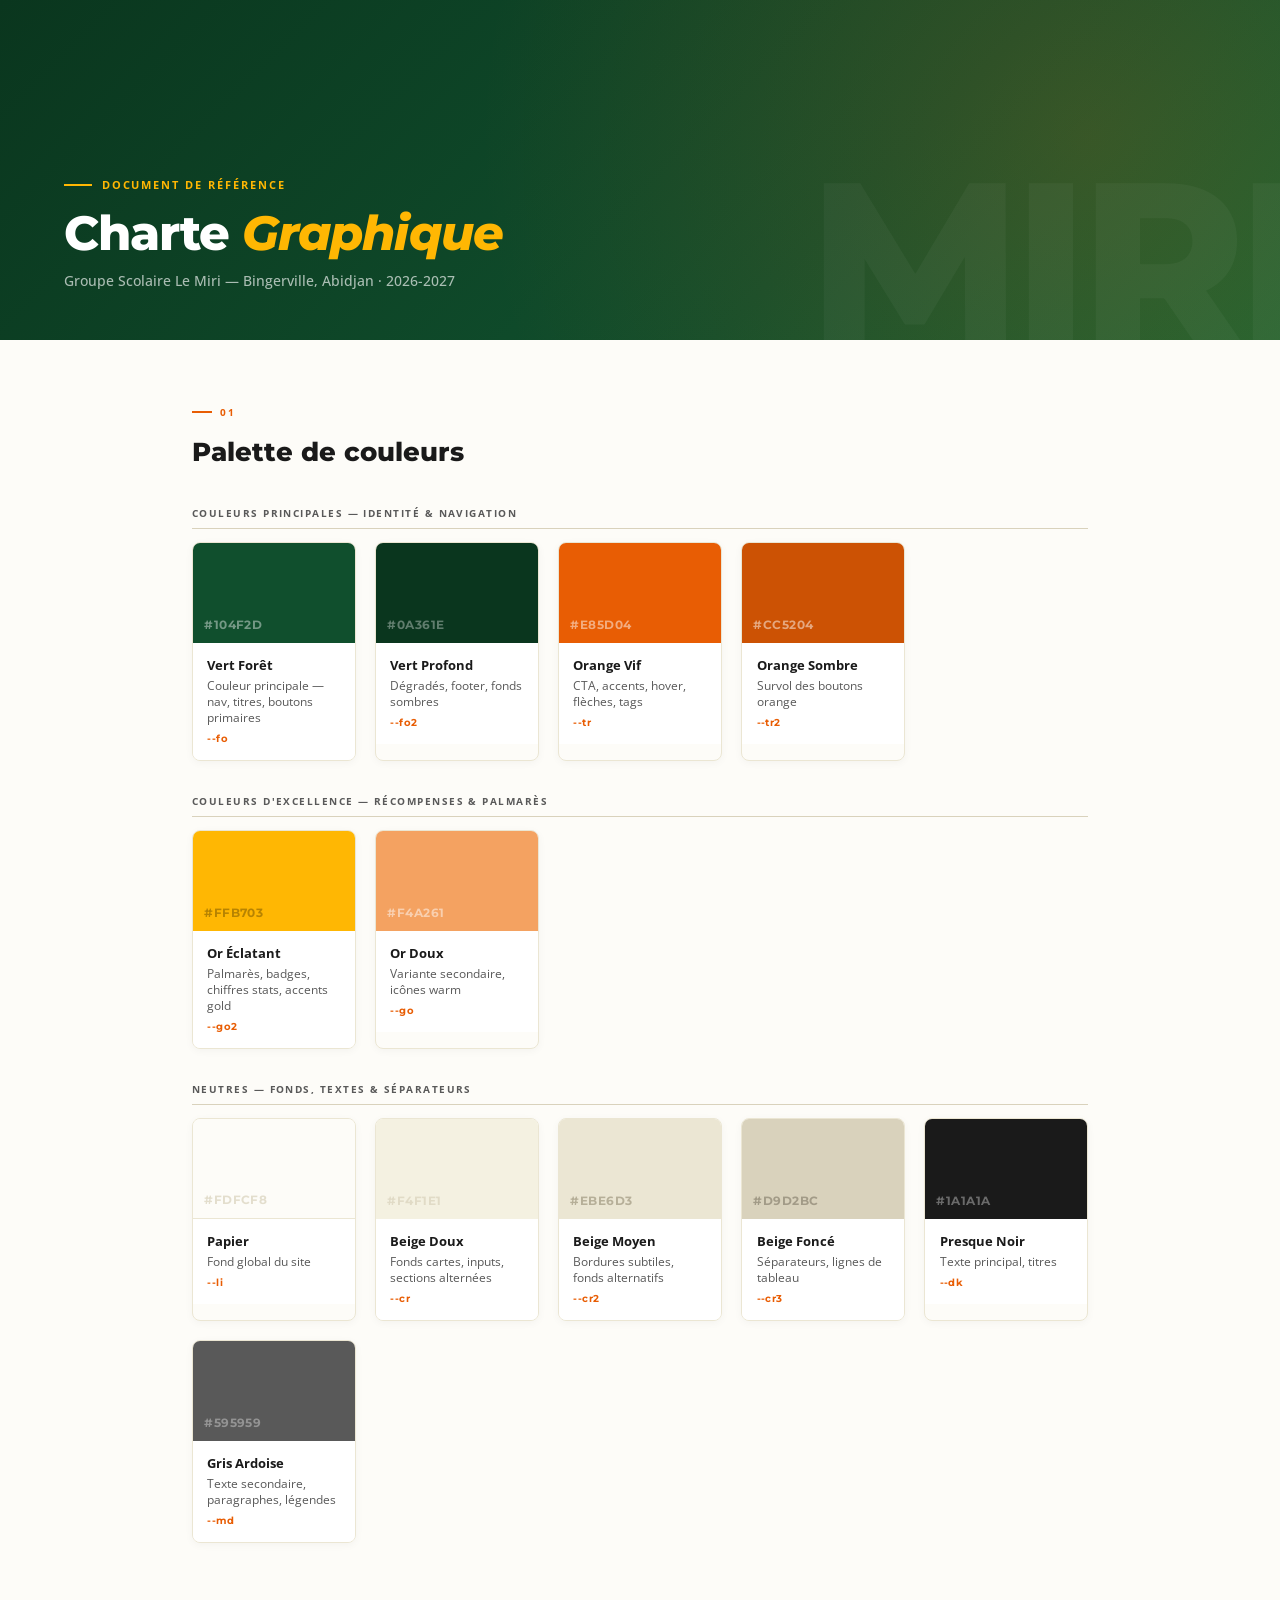
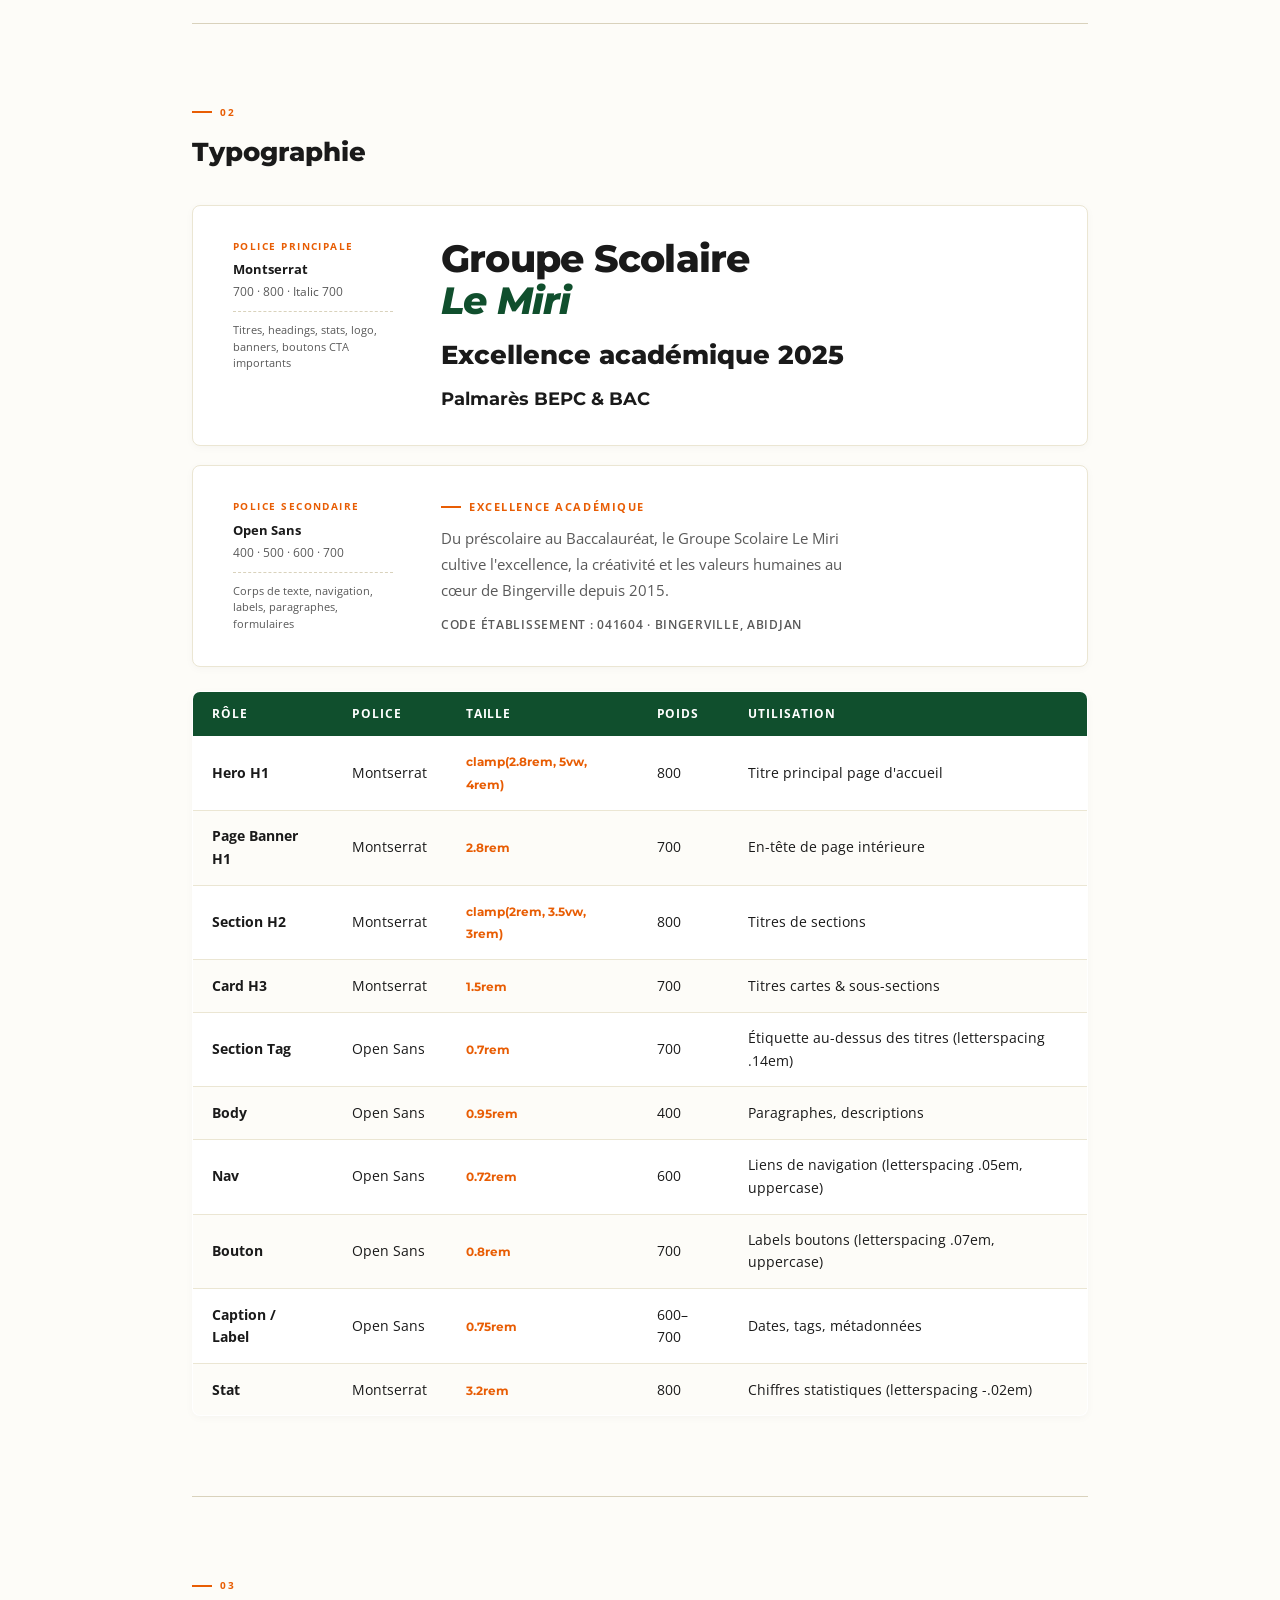
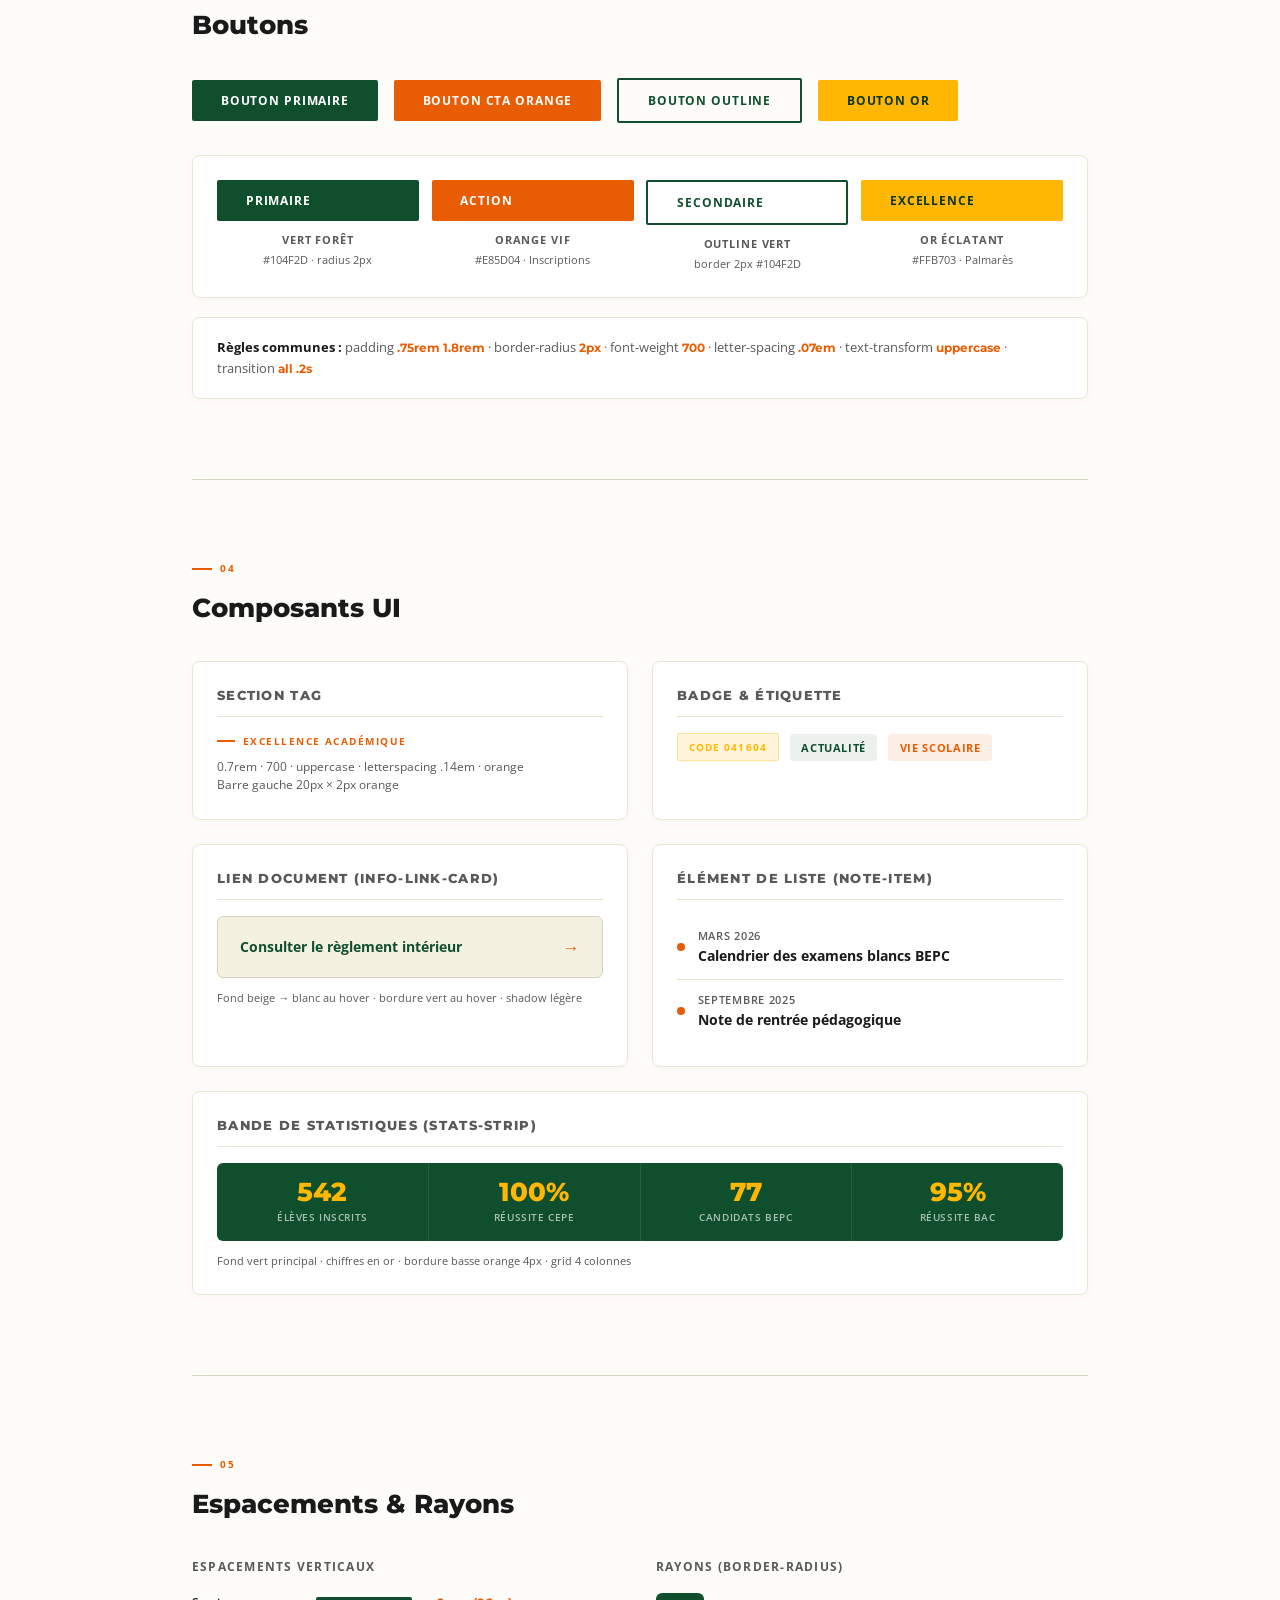
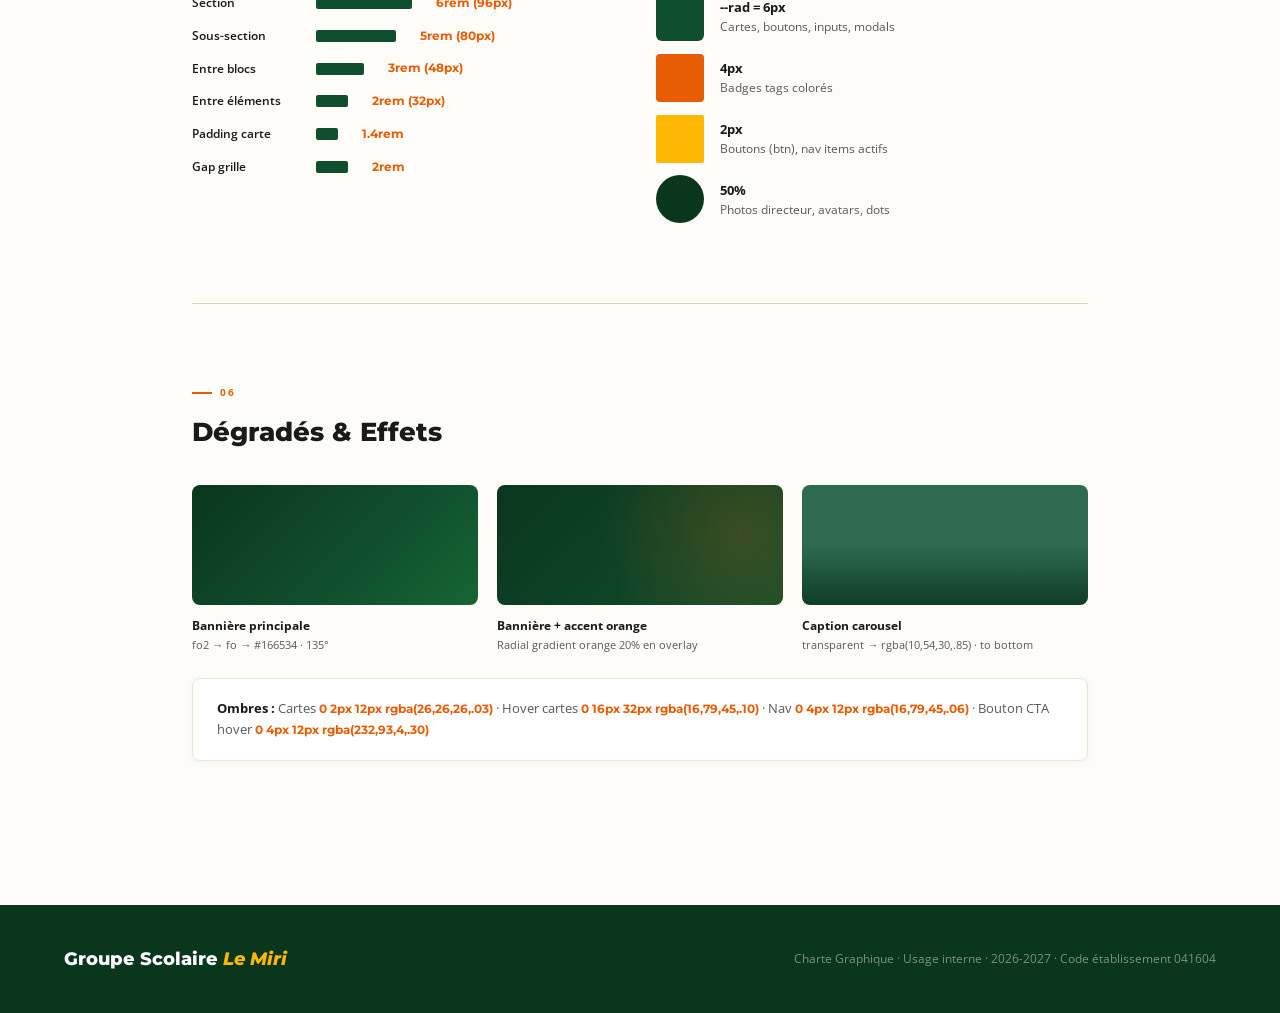
<file: charte.html>
<!DOCTYPE html>
<html lang="fr">
<head>
<script defer src="/analytics.js"></script>
<meta charset="UTF-8">
<meta name="viewport" content="width=device-width, initial-scale=1.0">
<title>Charte Graphique — Groupe Scolaire Le Miri</title>
<link href="https://fonts.googleapis.com/css2?family=Montserrat:ital,wght@0,400;0,600;0,700;0,800;1,700&family=Open+Sans:wght@400;500;600;700&display=swap" rel="stylesheet">
<style>
  *, *::before, *::after { margin: 0; padding: 0; box-sizing: border-box; }

  :root {
    --li:  #FDFCF8;
    --cr:  #F4F1E1;
    --cr2: #EBE6D3;
    --cr3: #D9D2BC;
    --dk:  #1A1A1A;
    --md:  #595959;
    --fo:  #104F2D;
    --fo2: #0A361E;
    --tr:  #E85D04;
    --tr2: #CC5204;
    --go:  #F4A261;
    --go2: #FFB703;
    --wh:  #FFFFFF;
  }

  body {
    background: var(--li);
    color: var(--dk);
    font-family: 'Open Sans', sans-serif;
    line-height: 1.6;
  }

  /* ── COVER ── */
  .cover {
    background: linear-gradient(135deg, var(--fo2) 0%, var(--fo) 65%, #166534 100%);
    min-height: 340px;
    display: flex;
    align-items: flex-end;
    padding: 3rem 4rem;
    position: relative;
    overflow: hidden;
  }
  .cover::before {
    content: '';
    position: absolute; inset: 0;
    background: radial-gradient(circle at 85% 40%, rgba(232,93,4,.18) 0%, transparent 55%);
  }
  .cover::after {
    content: 'MIRI';
    position: absolute; right: -1.5rem; bottom: -2rem;
    font-family: 'Montserrat', sans-serif;
    font-size: 14rem; font-weight: 800;
    color: rgba(255,255,255,.04);
    line-height: 1; letter-spacing: -0.04em;
    pointer-events: none;
  }
  .cover-inner { position: relative; z-index: 1; }
  .cover-tag {
    font-size: .68rem; font-weight: 700; letter-spacing: .18em;
    text-transform: uppercase; color: var(--go2);
    margin-bottom: .8rem; display: flex; align-items: center; gap: .6rem;
  }
  .cover-tag::before { content: ''; width: 28px; height: 2px; background: var(--go2); }
  .cover h1 {
    font-family: 'Montserrat', sans-serif;
    font-size: 3rem; font-weight: 800; color: #fff;
    line-height: 1.1; letter-spacing: -.02em;
  }
  .cover h1 em { color: var(--go2); font-style: italic; }
  .cover-sub {
    margin-top: .6rem; color: rgba(255,255,255,.65);
    font-size: .9rem; font-weight: 500;
  }

  /* ── LAYOUT ── */
  .container { max-width: 960px; margin: 0 auto; padding: 4rem 2rem; }
  .section { margin-bottom: 5rem; }
  .section-label {
    font-size: .65rem; font-weight: 700; letter-spacing: .18em;
    text-transform: uppercase; color: var(--tr);
    display: flex; align-items: center; gap: .5rem; margin-bottom: .7rem;
  }
  .section-label::before { content: ''; width: 20px; height: 2px; background: var(--tr); flex-shrink: 0; }
  .section-title {
    font-family: 'Montserrat', sans-serif;
    font-size: 1.6rem; font-weight: 800; color: var(--dk);
    margin-bottom: 2rem;
  }
  .divider {
    border: none; border-top: 1px solid var(--cr3);
    margin: 5rem 0;
  }

  /* ── COULEURS ── */
  .colors-grid {
    display: grid;
    grid-template-columns: repeat(auto-fill, minmax(160px, 1fr));
    gap: 1.2rem;
  }
  .color-card {
    border-radius: 8px;
    overflow: hidden;
    border: 1px solid var(--cr2);
    box-shadow: 0 2px 8px rgba(0,0,0,.04);
  }
  .color-swatch {
    height: 100px;
    display: flex; align-items: flex-end;
    padding: .5rem .7rem;
  }
  .color-hex {
    font-family: 'Montserrat', sans-serif;
    font-size: .72rem; font-weight: 700;
    letter-spacing: .04em; opacity: .7;
  }
  .color-info {
    background: var(--wh);
    padding: .75rem .9rem;
  }
  .color-name {
    font-weight: 700; font-size: .82rem; color: var(--dk);
    margin-bottom: .15rem;
  }
  .color-role {
    font-size: .72rem; color: var(--md); line-height: 1.4;
  }
  .color-var {
    font-family: 'Montserrat', sans-serif;
    font-size: .65rem; color: var(--tr);
    font-weight: 700; margin-top: .3rem;
    letter-spacing: .04em;
  }

  /* Groupe labels */
  .color-group-label {
    font-size: .65rem; font-weight: 700; letter-spacing: .14em;
    text-transform: uppercase; color: var(--md);
    margin: 2rem 0 .8rem; padding-bottom: .4rem;
    border-bottom: 1px solid var(--cr3);
  }

  /* ── TYPOGRAPHIE ── */
  .typo-block {
    background: var(--wh);
    border: 1px solid var(--cr2);
    border-radius: 8px;
    padding: 2rem 2.5rem;
    margin-bottom: 1.2rem;
    display: flex; align-items: flex-start; gap: 3rem;
    box-shadow: 0 2px 8px rgba(0,0,0,.03);
  }
  .typo-meta { flex-shrink: 0; width: 160px; }
  .typo-label {
    font-size: .65rem; font-weight: 700; letter-spacing: .14em;
    text-transform: uppercase; color: var(--tr); margin-bottom: .3rem;
  }
  .typo-family { font-size: .82rem; font-weight: 700; color: var(--dk); }
  .typo-weights { font-size: .72rem; color: var(--md); margin-top: .2rem; }
  .typo-usage {
    font-size: .7rem; color: var(--md); margin-top: .6rem;
    line-height: 1.5; padding-top: .6rem;
    border-top: 1px dashed var(--cr3);
  }
  .typo-preview { flex: 1; }

  .typo-h1 { font-family: 'Montserrat', sans-serif; font-size: 2.4rem; font-weight: 800; color: var(--dk); line-height: 1.1; letter-spacing: -.02em; }
  .typo-h1 em { color: var(--fo); font-style: italic; }
  .typo-h2 { font-family: 'Montserrat', sans-serif; font-size: 1.6rem; font-weight: 800; color: var(--dk); }
  .typo-h3 { font-family: 'Montserrat', sans-serif; font-size: 1.15rem; font-weight: 700; color: var(--dk); }
  .typo-tag-ex {
    font-size: .7rem; font-weight: 700; letter-spacing: .14em;
    text-transform: uppercase; color: var(--tr);
    display: flex; align-items: center; gap: .5rem;
  }
  .typo-tag-ex::before { content: ''; width: 20px; height: 2px; background: var(--tr); flex-shrink: 0; }
  .typo-body { font-size: .95rem; color: var(--md); line-height: 1.7; max-width: 420px; }
  .typo-caption { font-size: .75rem; color: var(--md); font-weight: 600; letter-spacing: .06em; text-transform: uppercase; }

  /* ── TAILLES DE TEXTE ── */
  .scale-table {
    width: 100%; border-collapse: collapse;
    background: var(--wh); border-radius: 8px; overflow: hidden;
    border: 1px solid var(--cr2); box-shadow: 0 2px 8px rgba(0,0,0,.03);
  }
  .scale-table th {
    background: var(--fo); color: #fff;
    padding: .8rem 1.2rem; text-align: left;
    font-size: .72rem; font-weight: 700;
    letter-spacing: .08em; text-transform: uppercase;
  }
  .scale-table td {
    padding: .9rem 1.2rem; border-bottom: 1px solid var(--cr2);
    font-size: .88rem; vertical-align: middle;
  }
  .scale-table tr:last-child td { border-bottom: none; }
  .scale-table tr:nth-child(even) td { background: var(--li); }
  .mono { font-family: 'Montserrat', sans-serif; font-size: .78rem; color: var(--tr); font-weight: 700; }

  /* ── BOUTONS ── */
  .buttons-row {
    display: flex; flex-wrap: wrap; gap: 1rem; align-items: center;
    margin-bottom: 2rem;
  }
  .btn-demo {
    display: inline-flex; align-items: center;
    padding: .75rem 1.8rem;
    font-family: 'Open Sans', sans-serif;
    font-size: .78rem; font-weight: 700;
    letter-spacing: .07em; text-transform: uppercase;
    cursor: pointer; border: none;
    border-radius: 2px; text-decoration: none;
    transition: all .2s;
  }
  .btn-fo  { background: var(--fo);  color: #fff; }
  .btn-tr  { background: var(--tr);  color: #fff; }
  .btn-out { background: transparent; border: 2px solid var(--fo); color: var(--fo); }
  .btn-go  { background: var(--go2); color: var(--fo2); }

  .buttons-spec {
    display: grid;
    grid-template-columns: repeat(4, 1fr);
    gap: .8rem;
    background: var(--wh); border: 1px solid var(--cr2);
    border-radius: 8px; padding: 1.5rem;
    box-shadow: 0 2px 8px rgba(0,0,0,.03);
  }
  .btn-spec { text-align: center; }
  .btn-spec-label { font-size: .68rem; font-weight: 700; letter-spacing: .08em; text-transform: uppercase; color: var(--md); margin-top: .6rem; }
  .btn-spec-val { font-size: .68rem; color: var(--md); margin-top: .2rem; }

  /* ── COMPOSANTS ── */
  .comp-grid {
    display: grid; grid-template-columns: 1fr 1fr; gap: 1.5rem;
  }
  .comp-card {
    background: var(--wh); border: 1px solid var(--cr2);
    border-radius: 8px; padding: 1.5rem;
    box-shadow: 0 2px 8px rgba(0,0,0,.03);
  }
  .comp-card h4 {
    font-family: 'Montserrat', sans-serif;
    font-size: .8rem; font-weight: 800; color: var(--md);
    text-transform: uppercase; letter-spacing: .1em;
    margin-bottom: 1rem; padding-bottom: .6rem;
    border-bottom: 1px solid var(--cr2);
  }

  /* Mini info-link-card */
  .demo-link-card {
    background: var(--cr); border: 1px solid var(--cr3);
    padding: 1rem 1.4rem; border-radius: 6px;
    display: flex; align-items: center; justify-content: space-between;
  }
  .demo-link-card span:first-child { font-size: .88rem; font-weight: 700; color: var(--fo); }
  .demo-link-card .arr { color: var(--tr); font-size: 1.1rem; }

  /* Mini note-item */
  .demo-note { display: flex; align-items: center; gap: .8rem; padding: .7rem 0; border-bottom: 1px solid var(--cr2); }
  .demo-note:last-child { border-bottom: none; }
  .demo-dot { width: 8px; height: 8px; border-radius: 50%; background: var(--tr); flex-shrink: 0; }
  .demo-note-title { font-size: .88rem; font-weight: 700; color: var(--dk); }
  .demo-note-date { font-size: .7rem; color: var(--md); font-weight: 600; text-transform: uppercase; letter-spacing: .06em; }

  /* Mini stat */
  .demo-stats { display: flex; gap: 0; }
  .demo-stat {
    flex: 1; background: var(--fo); padding: 1rem;
    text-align: center; border-left: 1px solid rgba(255,255,255,.1);
  }
  .demo-stat:first-child { border-left: none; border-radius: 6px 0 0 6px; }
  .demo-stat:last-child { border-radius: 0 6px 6px 0; }
  .demo-stat-n { font-family: 'Montserrat', sans-serif; font-size: 1.6rem; font-weight: 800; color: var(--go2); line-height: 1; }
  .demo-stat-l { font-size: .6rem; font-weight: 600; text-transform: uppercase; letter-spacing: .06em; color: rgba(255,255,255,.65); margin-top: .3rem; }

  /* Mini s-tag */
  .demo-stag {
    font-size: .65rem; font-weight: 700; letter-spacing: .14em;
    text-transform: uppercase; color: var(--tr);
    display: flex; align-items: center; gap: .5rem; margin-bottom: .5rem;
  }
  .demo-stag::before { content: ''; width: 18px; height: 2px; background: var(--tr); }

  /* Mini badge */
  .demo-badge {
    display: inline-block; background: rgba(255,183,3,.15);
    color: var(--go2); font-size: .65rem; font-weight: 700;
    letter-spacing: .1em; text-transform: uppercase;
    padding: .3rem .7rem; border: 1px solid rgba(255,183,3,.3);
    border-radius: 2px;
  }

  /* ── ESPACEMENT ── */
  .spacing-row { display: flex; align-items: center; gap: 1.5rem; margin-bottom: .8rem; }
  .spacing-bar { background: var(--fo); border-radius: 2px; height: 12px; }
  .spacing-label { font-size: .78rem; font-weight: 600; color: var(--dk); flex-shrink: 0; width: 100px; }
  .spacing-val { font-family: 'Montserrat', sans-serif; font-size: .72rem; color: var(--tr); font-weight: 700; }

  /* ── FOOTER CHARTE ── */
  .charte-footer {
    background: var(--fo2);
    padding: 2.5rem 4rem;
    display: flex; align-items: center; justify-content: space-between;
    flex-wrap: wrap; gap: 1rem;
  }
  .charte-footer-brand {
    font-family: 'Montserrat', sans-serif;
    font-size: 1.1rem; font-weight: 800; color: #fff;
  }
  .charte-footer-brand em { color: var(--go2); font-style: italic; }
  .charte-footer-meta { font-size: .75rem; color: rgba(255,255,255,.45); }

  @media (max-width: 700px) {
    .cover { padding: 2rem; }
    .cover h1 { font-size: 2rem; }
    .container { padding: 2.5rem 1.2rem; }
    .typo-block { flex-direction: column; gap: 1rem; }
    .typo-meta { width: auto; }
    .comp-grid { grid-template-columns: 1fr; }
    .buttons-spec { grid-template-columns: 1fr 1fr; }
  }
</style>
</head>
<body>

<!-- COVER -->
<div class="cover">
  <div class="cover-inner">
    <div class="cover-tag">Document de référence</div>
    <h1>Charte <em>Graphique</em></h1>
    <p class="cover-sub">Groupe Scolaire Le Miri — Bingerville, Abidjan · 2026-2027</p>
  </div>
</div>

<div class="container">

  <!-- ══════════ 1. COULEURS ══════════ -->
  <div class="section">
    <div class="section-label">01</div>
    <div class="section-title">Palette de couleurs</div>

    <div class="color-group-label">Couleurs principales — Identité & Navigation</div>
    <div class="colors-grid">
      <div class="color-card">
        <div class="color-swatch" style="background:#104F2D;">
          <span class="color-hex" style="color:rgba(255,255,255,.6);">#104F2D</span>
        </div>
        <div class="color-info">
          <div class="color-name">Vert Forêt</div>
          <div class="color-role">Couleur principale — nav, titres, boutons primaires</div>
          <div class="color-var">--fo</div>
        </div>
      </div>
      <div class="color-card">
        <div class="color-swatch" style="background:#0A361E;">
          <span class="color-hex" style="color:rgba(255,255,255,.5);">#0A361E</span>
        </div>
        <div class="color-info">
          <div class="color-name">Vert Profond</div>
          <div class="color-role">Dégradés, footer, fonds sombres</div>
          <div class="color-var">--fo2</div>
        </div>
      </div>
      <div class="color-card">
        <div class="color-swatch" style="background:#E85D04;">
          <span class="color-hex" style="color:rgba(255,255,255,.7);">#E85D04</span>
        </div>
        <div class="color-info">
          <div class="color-name">Orange Vif</div>
          <div class="color-role">CTA, accents, hover, flèches, tags</div>
          <div class="color-var">--tr</div>
        </div>
      </div>
      <div class="color-card">
        <div class="color-swatch" style="background:#CC5204;">
          <span class="color-hex" style="color:rgba(255,255,255,.7);">#CC5204</span>
        </div>
        <div class="color-info">
          <div class="color-name">Orange Sombre</div>
          <div class="color-role">Survol des boutons orange</div>
          <div class="color-var">--tr2</div>
        </div>
      </div>
    </div>

    <div class="color-group-label">Couleurs d'excellence — Récompenses & Palmarès</div>
    <div class="colors-grid">
      <div class="color-card">
        <div class="color-swatch" style="background:#FFB703;">
          <span class="color-hex" style="color:rgba(0,0,0,.4);">#FFB703</span>
        </div>
        <div class="color-info">
          <div class="color-name">Or Éclatant</div>
          <div class="color-role">Palmarès, badges, chiffres stats, accents gold</div>
          <div class="color-var">--go2</div>
        </div>
      </div>
      <div class="color-card">
        <div class="color-swatch" style="background:#F4A261;">
          <span class="color-hex" style="color:rgba(255,255,255,.7);">#F4A261</span>
        </div>
        <div class="color-info">
          <div class="color-name">Or Doux</div>
          <div class="color-role">Variante secondaire, icônes warm</div>
          <div class="color-var">--go</div>
        </div>
      </div>
    </div>

    <div class="color-group-label">Neutres — Fonds, Textes & Séparateurs</div>
    <div class="colors-grid">
      <div class="color-card">
        <div class="color-swatch" style="background:#FDFCF8;border-bottom:1px solid #EBE6D3;">
          <span class="color-hex" style="color:#D9D2BC;">#FDFCF8</span>
        </div>
        <div class="color-info">
          <div class="color-name">Papier</div>
          <div class="color-role">Fond global du site</div>
          <div class="color-var">--li</div>
        </div>
      </div>
      <div class="color-card">
        <div class="color-swatch" style="background:#F4F1E1;">
          <span class="color-hex" style="color:#D9D2BC;">#F4F1E1</span>
        </div>
        <div class="color-info">
          <div class="color-name">Beige Doux</div>
          <div class="color-role">Fonds cartes, inputs, sections alternées</div>
          <div class="color-var">--cr</div>
        </div>
      </div>
      <div class="color-card">
        <div class="color-swatch" style="background:#EBE6D3;">
          <span class="color-hex" style="color:#A09880;">#EBE6D3</span>
        </div>
        <div class="color-info">
          <div class="color-name">Beige Moyen</div>
          <div class="color-role">Bordures subtiles, fonds alternatifs</div>
          <div class="color-var">--cr2</div>
        </div>
      </div>
      <div class="color-card">
        <div class="color-swatch" style="background:#D9D2BC;">
          <span class="color-hex" style="color:#8C8472;">#D9D2BC</span>
        </div>
        <div class="color-info">
          <div class="color-name">Beige Foncé</div>
          <div class="color-role">Séparateurs, lignes de tableau</div>
          <div class="color-var">--cr3</div>
        </div>
      </div>
      <div class="color-card">
        <div class="color-swatch" style="background:#1A1A1A;">
          <span class="color-hex" style="color:rgba(255,255,255,.5);">#1A1A1A</span>
        </div>
        <div class="color-info">
          <div class="color-name">Presque Noir</div>
          <div class="color-role">Texte principal, titres</div>
          <div class="color-var">--dk</div>
        </div>
      </div>
      <div class="color-card">
        <div class="color-swatch" style="background:#595959;">
          <span class="color-hex" style="color:rgba(255,255,255,.5);">#595959</span>
        </div>
        <div class="color-info">
          <div class="color-name">Gris Ardoise</div>
          <div class="color-role">Texte secondaire, paragraphes, légendes</div>
          <div class="color-var">--md</div>
        </div>
      </div>
    </div>
  </div>

  <hr class="divider">

  <!-- ══════════ 2. TYPOGRAPHIE ══════════ -->
  <div class="section">
    <div class="section-label">02</div>
    <div class="section-title">Typographie</div>

    <!-- Montserrat -->
    <div class="typo-block">
      <div class="typo-meta">
        <div class="typo-label">Police principale</div>
        <div class="typo-family">Montserrat</div>
        <div class="typo-weights">700 · 800 · Italic 700</div>
        <div class="typo-usage">Titres, headings, stats, logo, banners, boutons CTA importants</div>
      </div>
      <div class="typo-preview">
        <div class="typo-h1">Groupe Scolaire<br><em>Le Miri</em></div>
        <div class="typo-h2" style="margin-top:.8rem;">Excellence académique 2025</div>
        <div class="typo-h3" style="margin-top:.5rem;">Palmarès BEPC & BAC</div>
      </div>
    </div>

    <!-- Open Sans -->
    <div class="typo-block">
      <div class="typo-meta">
        <div class="typo-label">Police secondaire</div>
        <div class="typo-family">Open Sans</div>
        <div class="typo-weights">400 · 500 · 600 · 700</div>
        <div class="typo-usage">Corps de texte, navigation, labels, paragraphes, formulaires</div>
      </div>
      <div class="typo-preview">
        <div class="typo-tag-ex">Excellence académique</div>
        <div class="typo-body" style="margin-top:.6rem;">Du préscolaire au Baccalauréat, le Groupe Scolaire Le Miri cultive l'excellence, la créativité et les valeurs humaines au cœur de Bingerville depuis 2015.</div>
        <div class="typo-caption" style="margin-top:.7rem;">Code établissement : 041604 · Bingerville, Abidjan</div>
      </div>
    </div>

    <!-- Échelle typographique -->
    <table class="scale-table" style="margin-top:1.5rem;">
      <thead>
        <tr>
          <th>Rôle</th>
          <th>Police</th>
          <th>Taille</th>
          <th>Poids</th>
          <th>Utilisation</th>
        </tr>
      </thead>
      <tbody>
        <tr>
          <td><strong>Hero H1</strong></td>
          <td>Montserrat</td>
          <td><span class="mono">clamp(2.8rem, 5vw, 4rem)</span></td>
          <td>800</td>
          <td>Titre principal page d'accueil</td>
        </tr>
        <tr>
          <td><strong>Page Banner H1</strong></td>
          <td>Montserrat</td>
          <td><span class="mono">2.8rem</span></td>
          <td>700</td>
          <td>En-tête de page intérieure</td>
        </tr>
        <tr>
          <td><strong>Section H2</strong></td>
          <td>Montserrat</td>
          <td><span class="mono">clamp(2rem, 3.5vw, 3rem)</span></td>
          <td>800</td>
          <td>Titres de sections</td>
        </tr>
        <tr>
          <td><strong>Card H3</strong></td>
          <td>Montserrat</td>
          <td><span class="mono">1.5rem</span></td>
          <td>700</td>
          <td>Titres cartes & sous-sections</td>
        </tr>
        <tr>
          <td><strong>Section Tag</strong></td>
          <td>Open Sans</td>
          <td><span class="mono">0.7rem</span></td>
          <td>700</td>
          <td>Étiquette au-dessus des titres (letterspacing .14em)</td>
        </tr>
        <tr>
          <td><strong>Body</strong></td>
          <td>Open Sans</td>
          <td><span class="mono">0.95rem</span></td>
          <td>400</td>
          <td>Paragraphes, descriptions</td>
        </tr>
        <tr>
          <td><strong>Nav</strong></td>
          <td>Open Sans</td>
          <td><span class="mono">0.72rem</span></td>
          <td>600</td>
          <td>Liens de navigation (letterspacing .05em, uppercase)</td>
        </tr>
        <tr>
          <td><strong>Bouton</strong></td>
          <td>Open Sans</td>
          <td><span class="mono">0.8rem</span></td>
          <td>700</td>
          <td>Labels boutons (letterspacing .07em, uppercase)</td>
        </tr>
        <tr>
          <td><strong>Caption / Label</strong></td>
          <td>Open Sans</td>
          <td><span class="mono">0.75rem</span></td>
          <td>600–700</td>
          <td>Dates, tags, métadonnées</td>
        </tr>
        <tr>
          <td><strong>Stat</strong></td>
          <td>Montserrat</td>
          <td><span class="mono">3.2rem</span></td>
          <td>800</td>
          <td>Chiffres statistiques (letterspacing -.02em)</td>
        </tr>
      </tbody>
    </table>
  </div>

  <hr class="divider">

  <!-- ══════════ 3. BOUTONS ══════════ -->
  <div class="section">
    <div class="section-label">03</div>
    <div class="section-title">Boutons</div>

    <div class="buttons-row">
      <button class="btn-demo btn-fo">Bouton Primaire</button>
      <button class="btn-demo btn-tr">Bouton CTA Orange</button>
      <button class="btn-demo btn-out">Bouton Outline</button>
      <button class="btn-demo btn-go">Bouton Or</button>
    </div>

    <div class="buttons-spec">
      <div class="btn-spec">
        <button class="btn-demo btn-fo" style="width:100%;">Primaire</button>
        <div class="btn-spec-label">Vert Forêt</div>
        <div class="btn-spec-val">#104F2D · radius 2px</div>
      </div>
      <div class="btn-spec">
        <button class="btn-demo btn-tr" style="width:100%;">Action</button>
        <div class="btn-spec-label">Orange Vif</div>
        <div class="btn-spec-val">#E85D04 · Inscriptions</div>
      </div>
      <div class="btn-spec">
        <button class="btn-demo btn-out" style="width:100%;">Secondaire</button>
        <div class="btn-spec-label">Outline Vert</div>
        <div class="btn-spec-val">border 2px #104F2D</div>
      </div>
      <div class="btn-spec">
        <button class="btn-demo btn-go" style="width:100%;">Excellence</button>
        <div class="btn-spec-label">Or Éclatant</div>
        <div class="btn-spec-val">#FFB703 · Palmarès</div>
      </div>
    </div>

    <div style="margin-top:1.2rem;background:var(--wh);border:1px solid var(--cr2);border-radius:8px;padding:1.2rem 1.5rem;font-size:.82rem;color:var(--md);box-shadow:0 2px 8px rgba(0,0,0,.03);">
      <strong style="color:var(--dk);">Règles communes :</strong> padding <span class="mono">.75rem 1.8rem</span> · border-radius <span class="mono">2px</span> · font-weight <span class="mono">700</span> · letter-spacing <span class="mono">.07em</span> · text-transform <span class="mono">uppercase</span> · transition <span class="mono">all .2s</span>
    </div>
  </div>

  <hr class="divider">

  <!-- ══════════ 4. COMPOSANTS ══════════ -->
  <div class="section">
    <div class="section-label">04</div>
    <div class="section-title">Composants UI</div>

    <div class="comp-grid">

      <!-- Section Tag -->
      <div class="comp-card">
        <h4>Section Tag</h4>
        <div class="demo-stag">Excellence Académique</div>
        <div style="font-size:.72rem;color:var(--md);margin-top:.5rem;">
          0.7rem · 700 · uppercase · letterspacing .14em · orange<br>
          Barre gauche 20px × 2px orange
        </div>
      </div>

      <!-- Badge -->
      <div class="comp-card">
        <h4>Badge & Étiquette</h4>
        <div style="display:flex;gap:.7rem;flex-wrap:wrap;align-items:center;">
          <span class="demo-badge">Code 041604</span>
          <span style="display:inline-block;background:rgba(16,79,45,.08);color:var(--fo);font-size:.68rem;font-weight:700;letter-spacing:.06em;text-transform:uppercase;padding:.3rem .7rem;border-radius:4px;">Actualité</span>
          <span style="display:inline-block;background:rgba(232,93,4,.1);color:var(--tr);font-size:.68rem;font-weight:700;letter-spacing:.06em;text-transform:uppercase;padding:.3rem .7rem;border-radius:4px;">Vie scolaire</span>
        </div>
      </div>

      <!-- Lien document -->
      <div class="comp-card">
        <h4>Lien Document (info-link-card)</h4>
        <div class="demo-link-card">
          <span>Consulter le règlement intérieur</span>
          <span class="arr">→</span>
        </div>
        <div style="font-size:.7rem;color:var(--md);margin-top:.7rem;">
          Fond beige → blanc au hover · bordure vert au hover · shadow légère
        </div>
      </div>

      <!-- Note item -->
      <div class="comp-card">
        <h4>Élément de liste (note-item)</h4>
        <div class="demo-note">
          <div class="demo-dot"></div>
          <div>
            <div class="demo-note-date">Mars 2026</div>
            <div class="demo-note-title">Calendrier des examens blancs BEPC</div>
          </div>
        </div>
        <div class="demo-note">
          <div class="demo-dot"></div>
          <div>
            <div class="demo-note-date">Septembre 2025</div>
            <div class="demo-note-title">Note de rentrée pédagogique</div>
          </div>
        </div>
      </div>

      <!-- Stats strip -->
      <div class="comp-card" style="grid-column: span 2;">
        <h4>Bande de Statistiques (stats-strip)</h4>
        <div class="demo-stats">
          <div class="demo-stat">
            <div class="demo-stat-n">542</div>
            <div class="demo-stat-l">Élèves inscrits</div>
          </div>
          <div class="demo-stat">
            <div class="demo-stat-n">100%</div>
            <div class="demo-stat-l">Réussite CEPE</div>
          </div>
          <div class="demo-stat">
            <div class="demo-stat-n">77</div>
            <div class="demo-stat-l">Candidats BEPC</div>
          </div>
          <div class="demo-stat">
            <div class="demo-stat-n">95%</div>
            <div class="demo-stat-l">Réussite BAC</div>
          </div>
        </div>
        <div style="font-size:.7rem;color:var(--md);margin-top:.7rem;">
          Fond vert principal · chiffres en or · bordure basse orange 4px · grid 4 colonnes
        </div>
      </div>

    </div>
  </div>

  <hr class="divider">

  <!-- ══════════ 5. ESPACEMENTS ══════════ -->
  <div class="section">
    <div class="section-label">05</div>
    <div class="section-title">Espacements & Rayons</div>

    <div style="display:grid;grid-template-columns:1fr 1fr;gap:2rem;">
      <div>
        <div style="font-size:.78rem;font-weight:700;color:var(--md);text-transform:uppercase;letter-spacing:.1em;margin-bottom:1rem;">Espacements verticaux</div>
        <div class="spacing-row"><div class="spacing-label">Section</div><div class="spacing-bar" style="width:96px;"></div><div class="spacing-val">6rem (96px)</div></div>
        <div class="spacing-row"><div class="spacing-label">Sous-section</div><div class="spacing-bar" style="width:80px;"></div><div class="spacing-val">5rem (80px)</div></div>
        <div class="spacing-row"><div class="spacing-label">Entre blocs</div><div class="spacing-bar" style="width:48px;"></div><div class="spacing-val">3rem (48px)</div></div>
        <div class="spacing-row"><div class="spacing-label">Entre éléments</div><div class="spacing-bar" style="width:32px;"></div><div class="spacing-val">2rem (32px)</div></div>
        <div class="spacing-row"><div class="spacing-label">Padding carte</div><div class="spacing-bar" style="width:22px;"></div><div class="spacing-val">1.4rem</div></div>
        <div class="spacing-row"><div class="spacing-label">Gap grille</div><div class="spacing-bar" style="width:32px;"></div><div class="spacing-val">2rem</div></div>
      </div>
      <div>
        <div style="font-size:.78rem;font-weight:700;color:var(--md);text-transform:uppercase;letter-spacing:.1em;margin-bottom:1rem;">Rayons (border-radius)</div>
        <div style="display:flex;flex-direction:column;gap:.8rem;">
          <div style="display:flex;align-items:center;gap:1rem;">
            <div style="width:48px;height:48px;background:var(--fo);border-radius:6px;flex-shrink:0;"></div>
            <div><div style="font-size:.82rem;font-weight:700;">--rad = 6px</div><div style="font-size:.72rem;color:var(--md);">Cartes, boutons, inputs, modals</div></div>
          </div>
          <div style="display:flex;align-items:center;gap:1rem;">
            <div style="width:48px;height:48px;background:var(--tr);border-radius:4px;flex-shrink:0;"></div>
            <div><div style="font-size:.82rem;font-weight:700;">4px</div><div style="font-size:.72rem;color:var(--md);">Badges tags colorés</div></div>
          </div>
          <div style="display:flex;align-items:center;gap:1rem;">
            <div style="width:48px;height:48px;background:var(--go2);border-radius:2px;flex-shrink:0;"></div>
            <div><div style="font-size:.82rem;font-weight:700;">2px</div><div style="font-size:.72rem;color:var(--md);">Boutons (btn), nav items actifs</div></div>
          </div>
          <div style="display:flex;align-items:center;gap:1rem;">
            <div style="width:48px;height:48px;background:var(--fo2);border-radius:50%;flex-shrink:0;"></div>
            <div><div style="font-size:.82rem;font-weight:700;">50%</div><div style="font-size:.72rem;color:var(--md);">Photos directeur, avatars, dots</div></div>
          </div>
        </div>
      </div>
    </div>
  </div>

  <hr class="divider">

  <!-- ══════════ 6. DÉGRADÉS ══════════ -->
  <div class="section">
    <div class="section-label">06</div>
    <div class="section-title">Dégradés & Effets</div>

    <div style="display:grid;grid-template-columns:repeat(3,1fr);gap:1.2rem;">
      <div>
        <div style="height:120px;background:linear-gradient(135deg,#0A361E 0%,#104F2D 60%,#166534 100%);border-radius:8px;"></div>
        <div style="font-size:.78rem;font-weight:700;color:var(--dk);margin-top:.7rem;">Bannière principale</div>
        <div style="font-size:.7rem;color:var(--md);">fo2 → fo → #166534 · 135°</div>
      </div>
      <div>
        <div style="height:120px;background:linear-gradient(135deg,#0A361E,#104F2D);border-radius:8px;position:relative;overflow:hidden;">
          <div style="position:absolute;inset:0;background:radial-gradient(circle at 85% 40%,rgba(232,93,4,.2) 0%,transparent 55%);"></div>
        </div>
        <div style="font-size:.78rem;font-weight:700;color:var(--dk);margin-top:.7rem;">Bannière + accent orange</div>
        <div style="font-size:.7rem;color:var(--md);">Radial gradient orange 20% en overlay</div>
      </div>
      <div>
        <div style="height:120px;background:linear-gradient(to bottom,transparent 50%,rgba(10,54,30,.85) 100%);background-color:#2d6a4f;border-radius:8px;"></div>
        <div style="font-size:.78rem;font-weight:700;color:var(--dk);margin-top:.7rem;">Caption carousel</div>
        <div style="font-size:.7rem;color:var(--md);">transparent → rgba(10,54,30,.85) · to bottom</div>
      </div>
    </div>

    <div style="margin-top:1.5rem;background:var(--wh);border:1px solid var(--cr2);border-radius:8px;padding:1.2rem 1.5rem;font-size:.82rem;color:var(--md);box-shadow:0 2px 8px rgba(0,0,0,.03);">
      <strong style="color:var(--dk);">Ombres :</strong>
      Cartes <span class="mono">0 2px 12px rgba(26,26,26,.03)</span> ·
      Hover cartes <span class="mono">0 16px 32px rgba(16,79,45,.10)</span> ·
      Nav <span class="mono">0 4px 12px rgba(16,79,45,.06)</span> ·
      Bouton CTA hover <span class="mono">0 4px 12px rgba(232,93,4,.30)</span>
    </div>
  </div>

</div>

<!-- FOOTER -->
<div class="charte-footer">
  <div class="charte-footer-brand">Groupe Scolaire <em>Le Miri</em></div>
  <div class="charte-footer-meta">Charte Graphique · Usage interne · 2026-2027 · Code établissement 041604</div>
</div>

</body>
</html>
</file>
